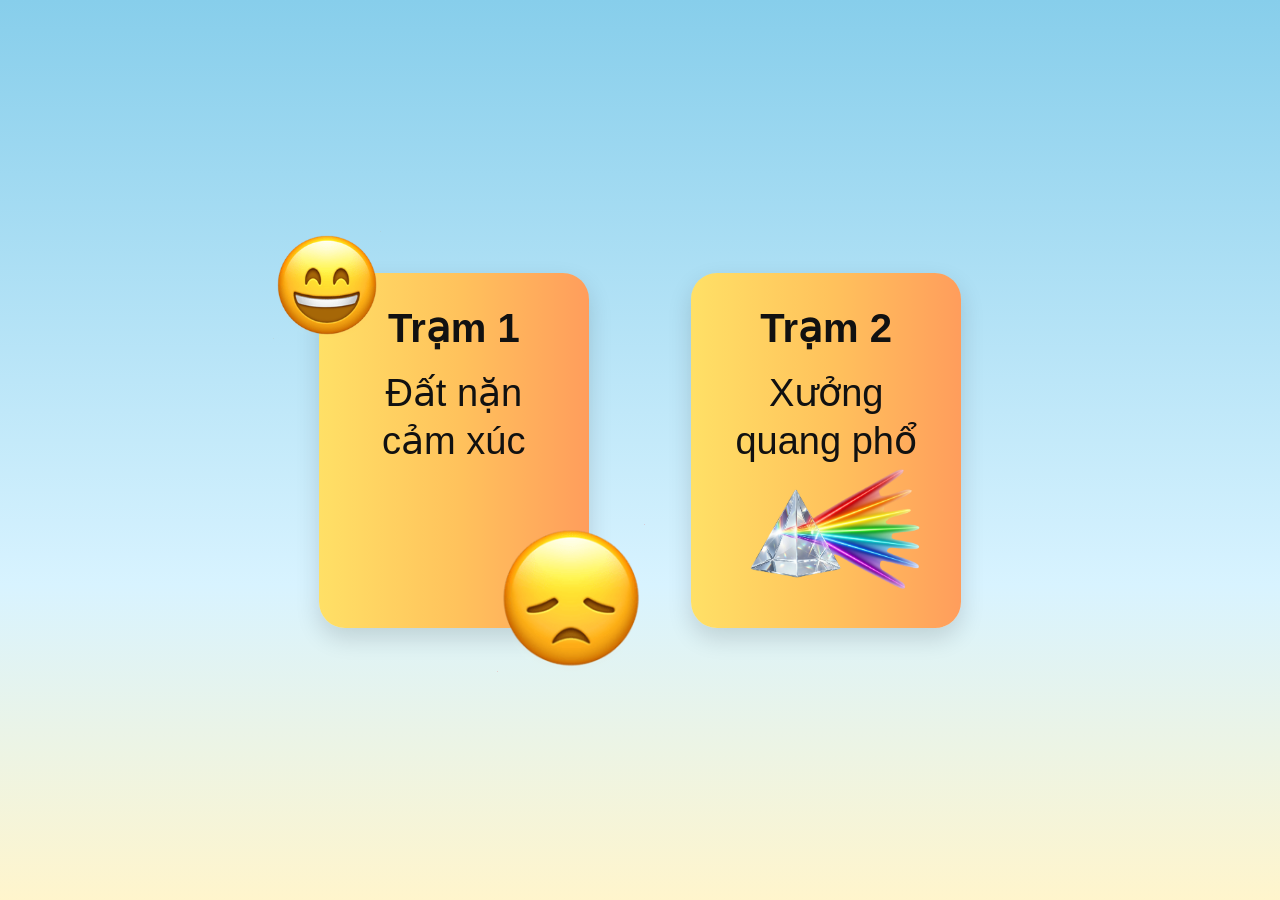
<file: station.html>
<!DOCTYPE html>
<html lang="vi">
<head>
  <meta charset="UTF-8" />
  <meta name="viewport" content="width=device-width, initial-scale=1.0" />
  <title>Trạm trải nghiệm – Chạm vào khoa học</title>
  <link rel="stylesheet" href="style.css" />
  <meta name="color-scheme" content="only light">
</head>
<body>
  <main class="home-stage station-stage" id="stationStage">
    <div class="decor-layer" id="decorLayer"></div>

    <div class="station-grid" id="stationGrid">
      <button
        type="button"
        class="station-tile is-hidden"
        id="station1Btn"
        data-target="tram-1.html"
        aria-label="Trạm 1: Đất nặn cảm xúc"
      >
        <img
          src="assets/ui/decor/emoji-happy.png"
          alt=""
          class="station-sticker sticker-happy"
        />
        <span class="station-title">Trạm 1</span>
        <span class="station-desc">Đất nặn<br />cảm xúc</span>
        <img
          src="assets/ui/decor/emoji-sad.png"
          alt=""
          class="station-sticker sticker-sad"
        />
      </button>

      <button
        type="button"
        class="station-tile is-hidden"
        id="station2Btn"
        data-target="tram-2.html"
        aria-label="Trạm 2: Xưởng quang phổ"
      >
        <span class="station-title">Trạm 2</span>
        <span class="station-desc">Xưởng<br />quang phổ</span>
        <img
          src="assets/ui/decor/prism-spectrum.png"
          alt=""
          class="station-sticker sticker-prism"
        />
      </button>
    </div>
  </main>

 <div class="cloud-transition" id="cloudTransition" aria-hidden="true">
  <img src="assets/ui/decor/clouds/Cloud-1.png" alt="" class="cloud-piece cloud-1" />
  <img src="assets/ui/decor/clouds/Cloud-1.png" alt="" class="cloud-piece cloud-2" />
  <img src="assets/ui/decor/clouds/Cloud-1.png" alt="" class="cloud-piece cloud-3" />
  <img src="assets/ui/decor/clouds/Cloud-1.png" alt="" class="cloud-piece cloud-4" />
  <img src="assets/ui/decor/clouds/Cloud-1.png" alt="" class="cloud-piece cloud-5" />
  <img src="assets/ui/decor/clouds/Cloud-1.png" alt="" class="cloud-piece cloud-6" />
  <img src="assets/ui/decor/clouds/Cloud-1.png" alt="" class="cloud-piece cloud-7" />
  <img src="assets/ui/decor/clouds/Cloud-1.png" alt="" class="cloud-piece cloud-8" />
  <img src="assets/ui/decor/clouds/Cloud-1.png" alt="" class="cloud-piece cloud-9" />
  <img src="assets/ui/decor/clouds/Cloud-1.png" alt="" class="cloud-piece cloud-10" />
  <img src="assets/ui/decor/clouds/Cloud-1.png" alt="" class="cloud-piece cloud-11" />
</div>

  <script src="effects.js"></script>
  <script src="main.js"></script>
</body>
</html>
</file>
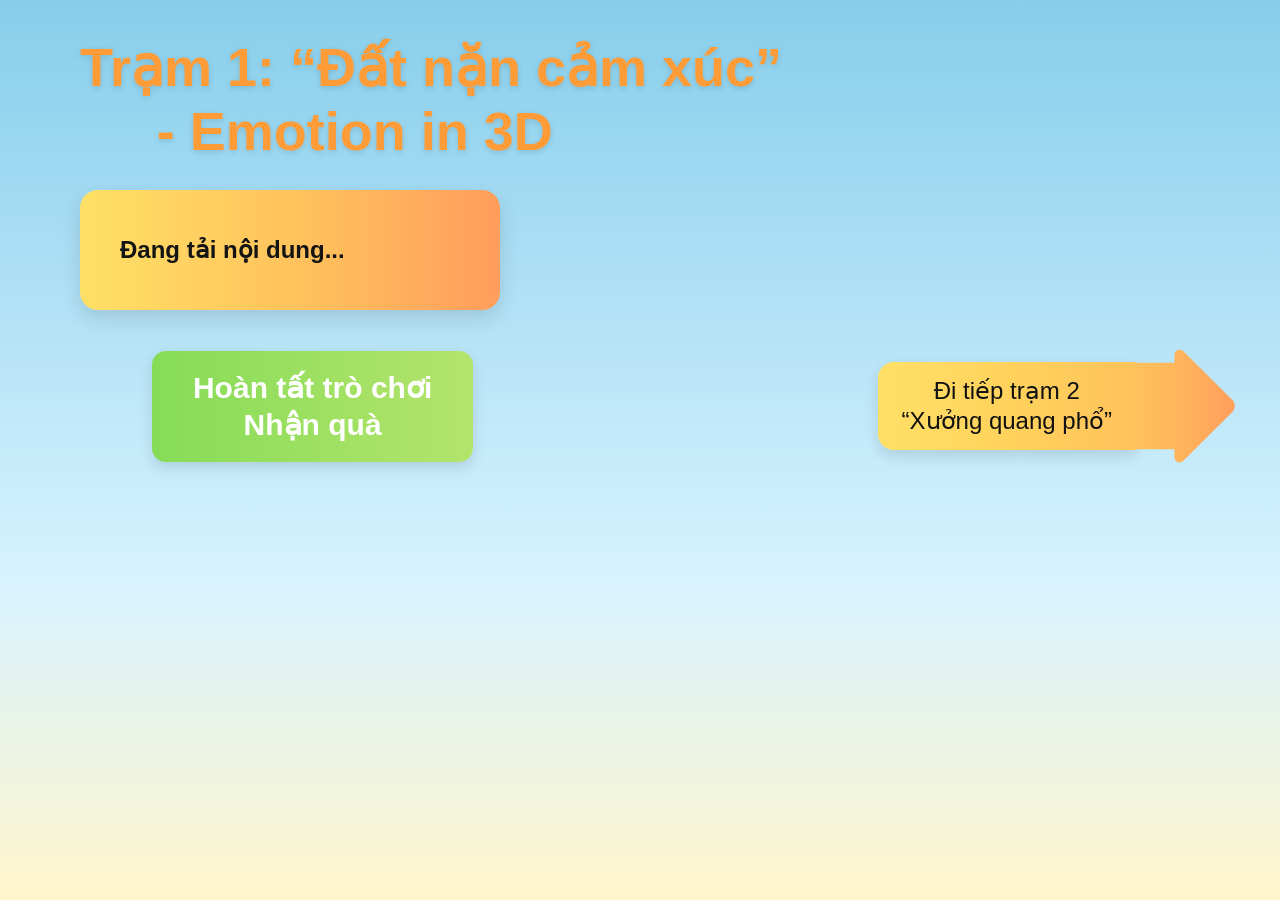
<file: tram-1.html>
<!DOCTYPE html>
<html lang="vi">
<head>
  <meta charset="UTF-8" />
  <meta name="viewport" content="width=device-width, initial-scale=1.0" />
  <title>Trạm 1: “Đất nặn cảm xúc” - Emotion in 3D</title>
  <link rel="stylesheet" href="style.css" />
  <meta name="color-scheme" content="only light">
</head>
<body data-station="tram1">
  <main class="home-stage detail-stage" id="detailStage">
    <div class="decor-layer" id="decorLayer"></div>

    <div class="detail-container">
      <h1 class="detail-heading">
        Trạm 1: “Đất nặn cảm xúc”<br />
        <span class="detail-heading-sub">- Emotion in 3D</span>
      </h1>

      <div class="sheet-box" id="sheetContentBox">
        <div class="sheet-box-text" id="sheetContentText">Đang tải nội dung...</div>
      </div>

      <div class="detail-controls">
        <button type="button" class="complete-btn" id="completeGameBtn">
          Hoàn tất trò chơi<br />Nhận quà
        </button>

        <button type="button" class="arrow-nav arrow-right" id="nextStationBtn" data-target="tram-2.html">
  <span class="arrow-label">
    Đi tiếp trạm 2<br />“Xưởng quang phổ”
  </span>
  <svg class="arrow-shape arrow-shape-right" viewBox="0 0 110 120" fill="none" aria-hidden="true">
    <defs>
      <linearGradient id="arrowGradRight" gradientUnits="userSpaceOnUse" x1="0" y1="60" x2="110" y2="60">
        <stop offset="0%" stop-color="#ffc25c" />
        <stop offset="55%" stop-color="#ffb05c" />
        <stop offset="100%" stop-color="#ff9d5c" />
      </linearGradient>
    </defs>
    <path
      d="M0 14 L42 14 L42 6 C42 1 47 -2 51 1 L104 54 C107 57 107 63 104 66 L51 119 C47 122 42 119 42 114 L42 106 L0 106 Z"
      fill="url(#arrowGradRight)"
    />
  </svg>
</button>
      </div>
    </div>

    <div class="result-modal" id="resultModal" aria-hidden="true">
      <div class="result-modal-backdrop" id="resultModalBackdrop"></div>
      <div class="result-box" role="dialog" aria-modal="true">
        <div class="tick-row" id="tickRow"></div>
        <p class="result-message">Hoàn tất trò chơi - Đưa<br />cho người đứng quầy</p>
        <button type="button" class="result-close-btn" id="closeResultBtn">Đóng</button>
      </div>
    </div>
  </main>

 <div class="cloud-transition" id="cloudTransition" aria-hidden="true">
  <img src="assets/ui/decor/clouds/Cloud-1.png" alt="" class="cloud-piece cloud-1" />
  <img src="assets/ui/decor/clouds/Cloud-1.png" alt="" class="cloud-piece cloud-2" />
  <img src="assets/ui/decor/clouds/Cloud-1.png" alt="" class="cloud-piece cloud-3" />
  <img src="assets/ui/decor/clouds/Cloud-1.png" alt="" class="cloud-piece cloud-4" />
  <img src="assets/ui/decor/clouds/Cloud-1.png" alt="" class="cloud-piece cloud-5" />
  <img src="assets/ui/decor/clouds/Cloud-1.png" alt="" class="cloud-piece cloud-6" />
  <img src="assets/ui/decor/clouds/Cloud-1.png" alt="" class="cloud-piece cloud-7" />
  <img src="assets/ui/decor/clouds/Cloud-1.png" alt="" class="cloud-piece cloud-8" />
  <img src="assets/ui/decor/clouds/Cloud-1.png" alt="" class="cloud-piece cloud-9" />
  <img src="assets/ui/decor/clouds/Cloud-1.png" alt="" class="cloud-piece cloud-10" />
  <img src="assets/ui/decor/clouds/Cloud-1.png" alt="" class="cloud-piece cloud-11" />
</div>

  <script src="effects.js"></script>
  <script src="main.js"></script>
</body>
</html>
</file>
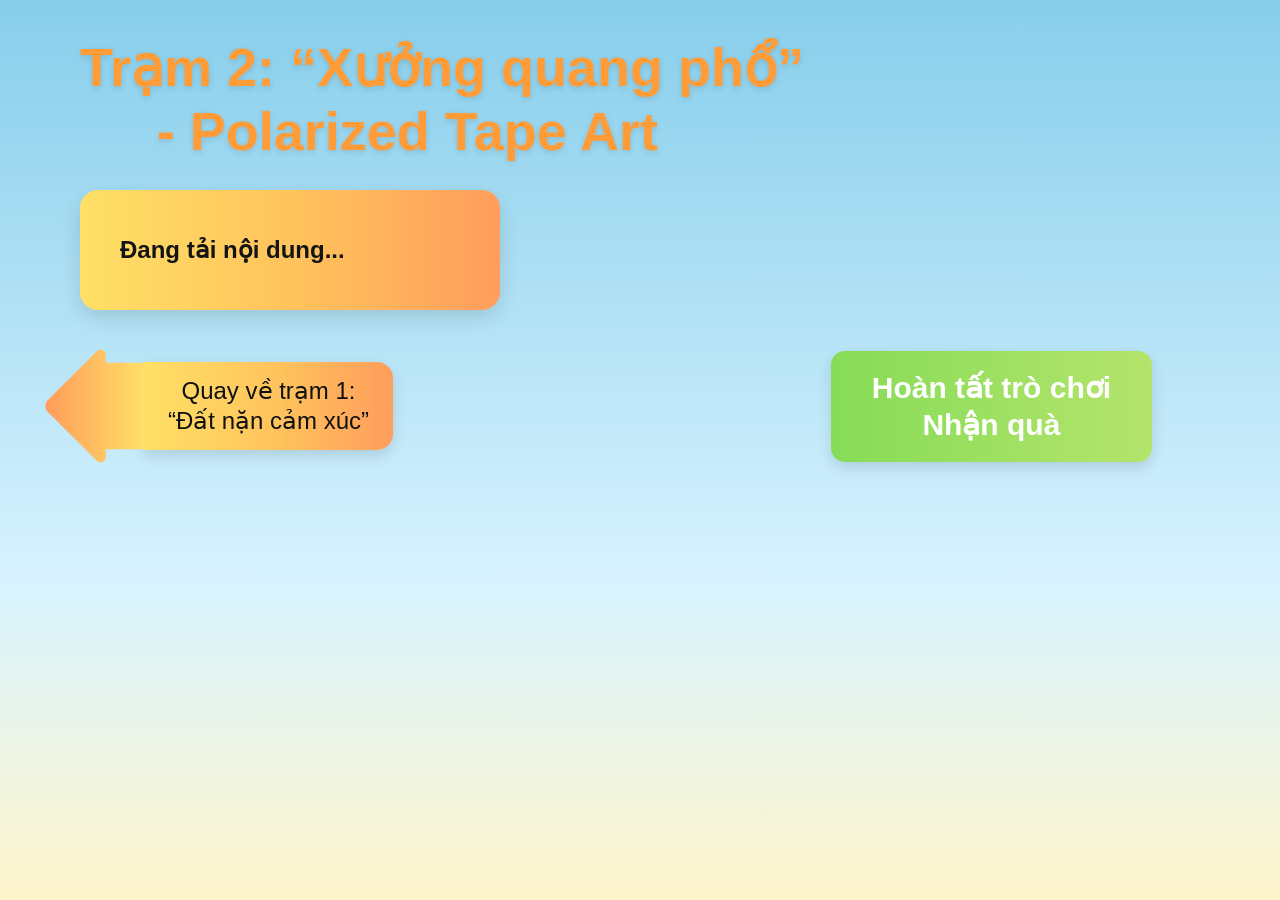
<file: tram-2.html>
<!DOCTYPE html>
<html lang="vi">
<head>
  <meta charset="UTF-8" />
  <meta name="viewport" content="width=device-width, initial-scale=1.0" />
  <title>Trạm 2: “Xưởng quang phổ” - Polarized Tape Art</title>
  <link rel="stylesheet" href="style.css" />
  <meta name="color-scheme" content="only light">
</head>
<body data-station="tram2">
  <main class="home-stage detail-stage" id="detailStage">
    <div class="decor-layer" id="decorLayer"></div>

    <div class="detail-container">
      <h1 class="detail-heading">
        Trạm 2: “Xưởng quang phổ”<br />
        <span class="detail-heading-sub">- Polarized Tape Art</span>
      </h1>

      <div class="sheet-box" id="sheetContentBox">
        <div class="sheet-box-text" id="sheetContentText">Đang tải nội dung...</div>
      </div>

      <div class="detail-controls detail-controls-reverse">
        <button type="button" class="arrow-nav arrow-left" id="prevStationBtn" data-target="tram-1.html">
          <svg class="arrow-shape arrow-shape-left" viewBox="0 0 110 120" fill="none" aria-hidden="true">
            <defs>
              <linearGradient id="arrowGradLeft" x1="100%" y1="0%" x2="0%" y2="0%">
                <stop offset="0%" stop-color="#ffe066" />
                <stop offset="100%" stop-color="#ff9d5c" />
              </linearGradient>
            </defs>
            <path
              d="M110 14 L68 14 L68 6 C68 1 63 -2 59 1 L6 54 C3 57 3 63 6 66 L59 119 C63 122 68 119 68 114 L68 106 L110 106 Z"
              fill="url(#arrowGradLeft)"
            />
          </svg>
          <span class="arrow-label">
            Quay về trạm 1:<br />“Đất nặn cảm xúc”
          </span>
        </button>

        <button type="button" class="complete-btn" id="completeGameBtn">
          Hoàn tất trò chơi<br />Nhận quà
        </button>
      </div>
    </div>

    <div class="result-modal" id="resultModal" aria-hidden="true">
      <div class="result-modal-backdrop" id="resultModalBackdrop"></div>
      <div class="result-box" role="dialog" aria-modal="true">
        <div class="tick-row" id="tickRow"></div>
        <p class="result-message">Hoàn tất trò chơi - Đưa<br />cho người đứng quầy</p>
        <button type="button" class="result-close-btn" id="closeResultBtn">Đóng</button>
      </div>
    </div>
  </main>

 <div class="cloud-transition" id="cloudTransition" aria-hidden="true">
  <img src="assets/ui/decor/clouds/Cloud-1.png" alt="" class="cloud-piece cloud-1" />
  <img src="assets/ui/decor/clouds/Cloud-1.png" alt="" class="cloud-piece cloud-2" />
  <img src="assets/ui/decor/clouds/Cloud-1.png" alt="" class="cloud-piece cloud-3" />
  <img src="assets/ui/decor/clouds/Cloud-1.png" alt="" class="cloud-piece cloud-4" />
  <img src="assets/ui/decor/clouds/Cloud-1.png" alt="" class="cloud-piece cloud-5" />
  <img src="assets/ui/decor/clouds/Cloud-1.png" alt="" class="cloud-piece cloud-6" />
  <img src="assets/ui/decor/clouds/Cloud-1.png" alt="" class="cloud-piece cloud-7" />
  <img src="assets/ui/decor/clouds/Cloud-1.png" alt="" class="cloud-piece cloud-8" />
  <img src="assets/ui/decor/clouds/Cloud-1.png" alt="" class="cloud-piece cloud-9" />
  <img src="assets/ui/decor/clouds/Cloud-1.png" alt="" class="cloud-piece cloud-10" />
  <img src="assets/ui/decor/clouds/Cloud-1.png" alt="" class="cloud-piece cloud-11" />
</div>

  <script src="effects.js"></script>
  <script src="main.js"></script>
</body>
</html>
</file>
<file: style.css>
* {
  box-sizing: border-box;
  margin: 0;
  padding: 0;
}

:root {
  color-scheme: only light;
}

html,
body {
  width: 100%;
  height: 100%;
  overflow: hidden;
  font-family: "Segoe UI", Roboto, Arial, sans-serif;
}

/* Luôn có nền dự phòng đẹp trước khi gán ảnh nền tải lên */
.home-stage {
  position: relative;
  width: 100%;
  height: 100%;
  background-color: #7ec8e3;
  background-image: var(--bg-image, linear-gradient(180deg, #87ceeb 0%, #d8f3ff 65%, #fff5cc 100%));
  background-size: cover;
  background-position: center;
  background-repeat: no-repeat;
  display: flex;
  align-items: center;
  justify-content: center;
}

/* Lớp chứa các ảnh trang trí tự do ở bất kỳ vị trí nào */
.decor-layer {
  position: fixed;
  inset: 0;
  pointer-events: none;
  z-index: 5;
}

.decor-item {
  position: absolute;
  left: var(--x, 50%);
  top: var(--y, 50%);
  width: var(--w, auto);
  height: var(--h, auto);
  transform: translate(-50%, -50%) rotate(var(--rot, 0deg)) scale(var(--scale, 1));
  user-select: none;
}

/* Khối nội dung chính (tiêu đề + nút) */
.hero-content {
  position: relative;
  z-index: 10;
  width: 100%;
  max-width: 1120px;
  padding: 0 clamp(14px, 4vw, 36px);
  display: flex;
  flex-direction: column;
  align-items: center;
  justify-content: center;
  gap: clamp(18px, 3.5vh, 34px);
}

/* Tiêu đề cong nhẹ theo vòng cung */
.curved-title {
  width: 100%;
  max-width: 1080px;
  height: auto;
  overflow: visible;
}

.curved-title-text {
  fill: #ffe05d;
  font-size: 46px;
  font-weight: 800;
  letter-spacing: 0.3px;
  filter: drop-shadow(0 3px 6px rgba(0, 0, 0, 0.28));
}

/* Nút bấm chọn ở trang chủ */
.cta-btn {
  padding: clamp(10px, 1.8vw, 15px) clamp(22px, 4vw, 38px);
  border-radius: 999px;
  border: clamp(2px, 0.25vw, 2.5px) solid #141414;
  background: linear-gradient(90deg, #ffe066 0%, #ffc25c 52%, #ff9d5c 100%);
  color: #ffffff;
  font-size: clamp(15px, 2.2vw, 24px);
  font-weight: 800;
  line-height: 1.2;
  cursor: pointer;
  box-shadow: 0 6px 16px rgba(0, 0, 0, 0.18);
  transition: transform 0.2s ease, filter 0.2s ease, opacity 0.45s ease;
}

.cta-btn:hover {
  transform: translateY(-2px) scale(1.02);
  filter: brightness(1.03);
}

.cta-btn:active {
  transform: translateY(1px) scale(0.99);
}

.is-hidden {
  opacity: 0;
  pointer-events: none;
  transform: translateY(14px);
}

.is-visible {
  opacity: 1;
  pointer-events: auto;
  transform: translateY(0);
}

/* =========================================================
   HIỆU ỨNG ĐÁM MÂY CHUYỂN TRANG (11 MẢNG MÂY CHE KÍN MÀN HÌNH)
   ========================================================= */
.cloud-transition {
  position: fixed;
  inset: 0;
  z-index: 9999;
  pointer-events: none;
  overflow: hidden;
}

.cloud-piece {
  position: absolute;
  width: 82vw;
  min-width: 580px;
  max-width: none;
  height: auto;
  will-change: transform;
  transform: translateX(0) scale(1);
}

/* Mảng bên trái (nâng cao hơn để phủ hết phần chữ phía trên) */
.cloud-9 {
  top: -38vh;
  left: -86vw;
}

.cloud-11 {
  top: -36vh;
  left: -84vw;
}

.cloud-7 {
  top: -26vh;
  left: -84vw;
}

.cloud-1 {
  top: -12vh;
  left: -82vw;
}

.cloud-3 {
  top: 22vh;
  left: -84vw;
}

.cloud-5 {
  top: 56vh;
  left: -82vw;
}

/* Mảng bên phải (nâng cao hơn để phủ hết phần chữ phía trên) */
.cloud-10 {
  top: -38vh;
  right: -86vw;
}

.cloud-8 {
  top: -24vh;
  right: -84vw;
}

.cloud-2 {
  top: -4vh;
  right: -82vw;
}

.cloud-4 {
  top: 32vh;
  right: -84vw;
}

.cloud-6 {
  bottom: -12vh;
  right: -82vw;
}

/* Đóng: chạy vào phủ kín toàn màn hình và giữ nguyên */
.cloud-transition.is-closing .cloud-9 {
  animation: cloudCloseLeftPeak 0.83s cubic-bezier(0.22, 0.85, 0.36, 1) forwards;
}

.cloud-transition.is-closing .cloud-11 {
  animation: cloudCloseLeftCenterTop 0.84s cubic-bezier(0.22, 0.85, 0.36, 1) 0.015s forwards;
}

.cloud-transition.is-closing .cloud-7 {
  animation: cloudCloseLeftTop 0.84s cubic-bezier(0.22, 0.85, 0.36, 1) 0.02s forwards;
}

.cloud-transition.is-closing .cloud-1 {
  animation: cloudCloseLeftA 0.85s cubic-bezier(0.22, 0.85, 0.36, 1) 0.04s forwards;
}

.cloud-transition.is-closing .cloud-3 {
  animation: cloudCloseLeftB 0.88s cubic-bezier(0.22, 0.85, 0.36, 1) 0.07s forwards;
}

.cloud-transition.is-closing .cloud-5 {
  animation: cloudCloseLeftA 0.9s cubic-bezier(0.22, 0.85, 0.36, 1) 0.1s forwards;
}

.cloud-transition.is-closing .cloud-10 {
  animation: cloudCloseRightPeak 0.83s cubic-bezier(0.22, 0.85, 0.36, 1) 0.01s forwards;
}

.cloud-transition.is-closing .cloud-8 {
  animation: cloudCloseRightTop 0.85s cubic-bezier(0.22, 0.85, 0.36, 1) 0.03s forwards;
}

.cloud-transition.is-closing .cloud-2 {
  animation: cloudCloseRightA 0.86s cubic-bezier(0.22, 0.85, 0.36, 1) 0.06s forwards;
}

.cloud-transition.is-closing .cloud-4 {
  animation: cloudCloseRightB 0.89s cubic-bezier(0.22, 0.85, 0.36, 1) 0.09s forwards;
}

.cloud-transition.is-closing .cloud-6 {
  animation: cloudCloseRightA 0.92s cubic-bezier(0.22, 0.85, 0.36, 1) 0.12s forwards;
}

/* Trạng thái đứng yên khi đã che kín (dùng lúc vừa sang trang mới) */
.cloud-transition.is-covered .cloud-9,
.cloud-transition.is-covered .cloud-7 {
  animation: none;
  transform: translateX(90vw) scale(1.52);
}

.cloud-transition.is-covered .cloud-11 {
  animation: none;
  transform: translateX(98vw) scale(1.62);
}

.cloud-transition.is-covered .cloud-1,
.cloud-transition.is-covered .cloud-5 {
  animation: none;
  transform: translateX(88vw) scale(1.38);
}

.cloud-transition.is-covered .cloud-3 {
  animation: none;
  transform: translateX(90vw) scale(1.36);
}

.cloud-transition.is-covered .cloud-10,
.cloud-transition.is-covered .cloud-8 {
  animation: none;
  transform: translateX(-90vw) scale(1.52);
}

.cloud-transition.is-covered .cloud-2,
.cloud-transition.is-covered .cloud-6 {
  animation: none;
  transform: translateX(-88vw) scale(1.38);
}

.cloud-transition.is-covered .cloud-4 {
  animation: none;
  transform: translateX(-90vw) scale(1.36);
}

/* Mở: bung từ trạng thái che kín về vị trí ban đầu trên trang mới */
.cloud-transition.is-opening .cloud-9 {
  animation: cloudOpenLeftPeak 0.83s cubic-bezier(0.22, 0.85, 0.36, 1) forwards;
}

.cloud-transition.is-opening .cloud-11 {
  animation: cloudOpenLeftCenterTop 0.84s cubic-bezier(0.22, 0.85, 0.36, 1) 0.015s forwards;
}

.cloud-transition.is-opening .cloud-7 {
  animation: cloudOpenLeftTop 0.84s cubic-bezier(0.22, 0.85, 0.36, 1) 0.02s forwards;
}

.cloud-transition.is-opening .cloud-1 {
  animation: cloudOpenLeftA 0.85s cubic-bezier(0.22, 0.85, 0.36, 1) 0.04s forwards;
}

.cloud-transition.is-opening .cloud-3 {
  animation: cloudOpenLeftB 0.88s cubic-bezier(0.22, 0.85, 0.36, 1) 0.07s forwards;
}

.cloud-transition.is-opening .cloud-5 {
  animation: cloudOpenLeftA 0.9s cubic-bezier(0.22, 0.85, 0.36, 1) 0.1s forwards;
}

.cloud-transition.is-opening .cloud-10 {
  animation: cloudOpenRightPeak 0.83s cubic-bezier(0.22, 0.85, 0.36, 1) 0.01s forwards;
}

.cloud-transition.is-opening .cloud-8 {
  animation: cloudOpenRightTop 0.85s cubic-bezier(0.22, 0.85, 0.36, 1) 0.03s forwards;
}

.cloud-transition.is-opening .cloud-2 {
  animation: cloudOpenRightA 0.86s cubic-bezier(0.22, 0.85, 0.36, 1) 0.06s forwards;
}

.cloud-transition.is-opening .cloud-4 {
  animation: cloudOpenRightB 0.89s cubic-bezier(0.22, 0.85, 0.36, 1) 0.09s forwards;
}

.cloud-transition.is-opening .cloud-6 {
  animation: cloudOpenRightA 0.92s cubic-bezier(0.22, 0.85, 0.36, 1) 0.12s forwards;
}

@keyframes cloudCloseLeftPeak {
  0% { transform: translateX(0) scale(1.16); }
  100% { transform: translateX(90vw) scale(1.52); }
}

@keyframes cloudCloseLeftCenterTop {
  0% { transform: translateX(0) scale(1.2); }
  100% { transform: translateX(98vw) scale(1.62); }
}

@keyframes cloudCloseLeftTop {
  0% { transform: translateX(0) scale(1.15); }
  100% { transform: translateX(90vw) scale(1.52); }
}

@keyframes cloudCloseLeftA {
  0% { transform: translateX(0) scale(1.08); }
  100% { transform: translateX(88vw) scale(1.38); }
}

@keyframes cloudCloseLeftB {
  0% { transform: translateX(0) scale(1.05); }
  100% { transform: translateX(90vw) scale(1.36); }
}

@keyframes cloudCloseRightPeak {
  0% { transform: translateX(0) scale(1.16); }
  100% { transform: translateX(-90vw) scale(1.52); }
}

@keyframes cloudCloseRightTop {
  0% { transform: translateX(0) scale(1.15); }
  100% { transform: translateX(-90vw) scale(1.52); }
}

@keyframes cloudCloseRightA {
  0% { transform: translateX(0) scale(1.08); }
  100% { transform: translateX(-88vw) scale(1.38); }
}

@keyframes cloudCloseRightB {
  0% { transform: translateX(0) scale(1.05); }
  100% { transform: translateX(-90vw) scale(1.36); }
}

@keyframes cloudOpenLeftPeak {
  0% { transform: translateX(90vw) scale(1.52); }
  100% { transform: translateX(0) scale(1); }
}

@keyframes cloudOpenLeftCenterTop {
  0% { transform: translateX(98vw) scale(1.62); }
  100% { transform: translateX(0) scale(1); }
}

@keyframes cloudOpenLeftTop {
  0% { transform: translateX(90vw) scale(1.52); }
  100% { transform: translateX(0) scale(1); }
}

@keyframes cloudOpenLeftA {
  0% { transform: translateX(88vw) scale(1.38); }
  100% { transform: translateX(0) scale(1); }
}

@keyframes cloudOpenLeftB {
  0% { transform: translateX(90vw) scale(1.36); }
  100% { transform: translateX(0) scale(1); }
}

@keyframes cloudOpenRightPeak {
  0% { transform: translateX(-90vw) scale(1.52); }
  100% { transform: translateX(0) scale(1); }
}

@keyframes cloudOpenRightTop {
  0% { transform: translateX(-90vw) scale(1.52); }
  100% { transform: translateX(0) scale(1); }
}

@keyframes cloudOpenRightA {
  0% { transform: translateX(-88vw) scale(1.38); }
  100% { transform: translateX(0) scale(1); }
}

@keyframes cloudOpenRightB {
  0% { transform: translateX(-90vw) scale(1.36); }
  100% { transform: translateX(0) scale(1); }
}

@media (min-width: 641px) and (max-width: 1100px) {
  .curved-title-text {
    font-size: 48px;
  }
}

/* =========================================================
   TRANG CHỌN TRẠM (station.html)
   ========================================================= */
.station-grid {
  position: relative;
  z-index: 10;
  width: 100%;
  max-width: 920px;
  padding: 24px clamp(16px, 4vw, 40px);
  display: flex;
  align-items: center;
  justify-content: center;
  gap: clamp(32px, 8vw, 120px);
}

.station-tile {
  position: relative;
  width: clamp(190px, 26vw, 270px);
  min-height: clamp(250px, 36vw, 355px);
  padding: clamp(22px, 3vw, 32px) clamp(14px, 2vw, 22px);
  border: none;
  border-radius: 26px;
  background: linear-gradient(90deg, #ffe066 0%, #ffc25c 52%, #ff9d5c 100%);
  color: #111111;
  display: flex;
  flex-direction: column;
  align-items: center;
  justify-content: flex-start;
  gap: clamp(14px, 2.2vh, 24px);
  cursor: pointer;
  box-shadow: 0 10px 24px rgba(0, 0, 0, 0.14);
  transition: transform 0.22s ease, filter 0.22s ease, opacity 0.45s ease;
}

.station-tile.is-visible:hover {
  transform: translateY(-6px) scale(1.02);
  filter: brightness(1.03);
}

.station-tile.is-visible:active {
  transform: translateY(1px) scale(0.99);
}

.station-title {
  width: 100%;
  text-align: center;
  font-family: "Segoe UI", Roboto, Arial, sans-serif;
  font-size: clamp(24px, 3.2vw, 40px);
  font-weight: 800;
  line-height: 1.15;
}

.station-desc {
  width: 100%;
  text-align: center;
  font-family: "Segoe UI", Roboto, Arial, sans-serif;
  font-size: clamp(22px, 3vw, 38px);
  font-weight: 500;
  line-height: 1.25;
}

/* Các ảnh trang trí đi kèm 2 thẻ trạm */
.station-sticker {
  position: absolute;
  pointer-events: none;
  user-select: none;
}

.sticker-happy {
  width: clamp(64px, 9.5vw, 108px);
  top: clamp(-42px, -5.5vw, -28px);
  left: clamp(-46px, -6.5vw, -32px);
}

.sticker-sad {
  width: clamp(86px, 13vw, 148px);
  bottom: clamp(-44px, -6vw, -28px);
  right: clamp(-56px, -7.5vw, -36px);
}

.sticker-prism {
  width: clamp(120px, 19vw, 215px);
  bottom: clamp(-14px, -2vw, -6px);
  left: 50%;
  transform: translateX(-50%);
}

@media (max-width: 640px) {
  .station-grid {
    flex-direction: column;
    gap: 54px;
  }

  .station-tile {
    width: min(72vw, 250px);
    min-height: 230px;
  }
}

/* =========================================================
   TRANG CHI TIẾT TRẠM (tram-1.html & tram-2.html)
   ========================================================= */
.detail-stage {
  align-items: flex-start;
  overflow-y: auto;
  padding: clamp(20px, 4vh, 44px) clamp(16px, 5vw, 64px);
}

.detail-container {
  position: relative;
  z-index: 10;
  width: 100%;
  max-width: 1120px;
  display: flex;
  flex-direction: column;
  gap: clamp(18px, 3vh, 28px);
}

.detail-heading {
  color: #ff9c38;
  font-size: clamp(28px, 4.4vw, 54px);
  font-weight: 800;
  line-height: 1.18;
  text-shadow: 0 2px 6px rgba(0, 0, 0, 0.12);
}

.detail-heading-sub {
  display: inline-block;
  padding-left: clamp(24px, 6vw, 92px);
}

/* Hình chữ nhật vàng-cam tự co kích cỡ theo nội dung chữ */
.sheet-box {
  width: fit-content;
  min-width: min(100%, 420px);
  max-width: 100%;
  min-height: 120px;
  padding: clamp(18px, 2.8vw, 30px) clamp(22px, 3.6vw, 40px);
  border-radius: 18px;
  background: linear-gradient(90deg, #ffe066 0%, #ffc25c 52%, #ff9d5c 100%);
  box-shadow: 0 8px 20px rgba(0, 0, 0, 0.12);
  display: flex;
  align-items: center;
}

.sheet-box-text {
  color: #141414;
  font-size: clamp(17px, 2vw, 24px);
  font-weight: 600;
  line-height: 1.45;
  white-space: pre-line;
  word-break: break-word;
}

/* Hàng nút điều khiển phía dưới */
.detail-controls {
  width: 100%;
  margin-top: clamp(6px, 1.5vh, 14px);
  display: flex;
  align-items: center;
  justify-content: space-between;
  flex-wrap: wrap;
  gap: 20px;
}

/* Nút xanh lá "Hoàn tất trò chơi / Nhận quà" */
.complete-btn {
  margin-left: clamp(0px, 6vw, 72px);
  padding: clamp(12px, 1.6vw, 18px) clamp(24px, 3.2vw, 42px);
  border: none;
  border-radius: 14px;
  background: linear-gradient(90deg, #86dc57 0%, #b4e46b 100%);
  color: #ffffff;
  font-size: clamp(18px, 2.4vw, 30px);
  font-weight: 700;
  line-height: 1.25;
  text-align: center;
  cursor: pointer;
  box-shadow: 0 6px 14px rgba(0, 0, 0, 0.12);
  opacity: 1;
  transition: transform 0.2s ease, filter 0.2s ease;
}

.detail-controls-reverse .complete-btn {
  margin-left: 0;
  margin-right: clamp(0px, 4vw, 48px);
}

.complete-btn:hover,
.arrow-nav:hover {
  transform: translateY(-3px) scale(1.02);
  filter: brightness(1.03);
}

.complete-btn:active,
.arrow-nav:active {
  transform: translateY(1px) scale(0.99);
}

/* Nút mũi tên điều hướng qua lại giữa 2 trạm */
.arrow-nav {
  position: relative;
  display: inline-flex;
  align-items: center;
  justify-content: center;
  border: none;
  background: linear-gradient(90deg, #ffe066 0%, #ffc25c 55%, #ff9d5c 100%);
  color: #111111;
  font-size: clamp(16px, 2vw, 24px);
  font-weight: 500;
  line-height: 1.25;
  text-align: center;
  cursor: pointer;
  box-shadow: 0 6px 14px rgba(0, 0, 0, 0.12);
  opacity: 1;
  transition: transform 0.2s ease, filter 0.2s ease;
}

.arrow-label {
  position: relative;
  z-index: 2;
  display: block;
}

.arrow-shape {
  position: absolute;
  top: 50%;
  transform: translateY(-50%);
  height: 128%;
  width: auto;
  pointer-events: none;
}

/* Mũi tên phải ở Trạm 1 */
.arrow-right {
  padding: 14px 24px;
  border-radius: 16px 0 0 16px;
  margin-right: clamp(44px, 5vw, 68px);
  background: linear-gradient(90deg, #ffe066 0%, #ffd25c 52%, #ffc25c 100%);
}

.arrow-shape-right {
  left: calc(100% - 1px);
}

/* Mũi tên trái ở Trạm 2 */
.arrow-left {
  padding: 14px 24px;
  border-radius: 0 16px 16px 0;
  margin-left: clamp(44px, 5vw, 68px);
}

.arrow-shape-left {
  right: calc(100% - 1px);
}

/* Box thông báo hoàn thành (1 tick hoặc 2 tick) */
.result-modal {
  position: fixed;
  inset: 0;
  z-index: 9500;
  display: none;
  align-items: center;
  justify-content: center;
  padding: 20px;
}

.result-modal.is-open {
  display: flex;
}

.result-modal-backdrop {
  position: fixed;
  inset: 0;
  background: rgba(0, 0, 0, 0.35);
}

.result-box {
  position: relative;
  z-index: 2;
  width: min(92vw, 640px);
  padding: clamp(28px, 4vw, 44px) clamp(22px, 4vw, 40px);
  border: 3px solid #141414;
  border-radius: 28px;
  background: #ffffff;
  box-shadow: 0 16px 36px rgba(0, 0, 0, 0.22);
  display: flex;
  flex-direction: column;
  align-items: center;
  gap: 22px;
  text-align: center;
}

.tick-row {
  display: flex;
  align-items: center;
  justify-content: center;
  gap: clamp(24px, 5vw, 56px);
}

.tick-badge {
  width: clamp(92px, 16vw, 150px);
  height: clamp(92px, 16vw, 150px);
  border-radius: 50%;
  background: #05b300;
  display: flex;
  align-items: center;
  justify-content: center;
  box-shadow: 0 6px 14px rgba(5, 179, 0, 0.25);
}

.tick-badge svg {
  width: 62%;
  height: 62%;
}

.result-message {
  color: #000000;
  font-size: clamp(22px, 3.6vw, 40px);
  font-weight: 800;
  line-height: 1.25;
}

.result-close-btn {
  padding: 10px 28px;
  border: 2px solid #141414;
  border-radius: 999px;
  background: #ffe066;
  color: #141414;
  font-size: 17px;
  font-weight: 700;
  cursor: pointer;
}

@media (max-width: 720px) {
  .detail-controls,
  .detail-controls-reverse {
    flex-direction: column;
    align-items: stretch;
  }

  .complete-btn,
  .detail-controls-reverse .complete-btn {
    margin: 0;
    width: 100%;
  }

  .arrow-right,
  .arrow-left {
    margin: 0 auto;
    border-radius: 16px;
  }

  .arrow-shape {
    display: none;
  }
}

@media (prefers-color-scheme: dark) {
  body {
    background-color: #ffffff;
    color: #111111;
  }
}

/* =========================================================
   TỐI ƯU MÂY CHUYỂN TRANG CHO MÀN HÌNH ĐIỆN THOẠI (<= 768px)
   ========================================================= */
@media (max-width: 768px) {
  .cloud-transition {
    opacity: 0;
    visibility: hidden;
  }

  .cloud-transition.is-closing,
  .cloud-transition.is-covered,
  .cloud-transition.is-opening {
    opacity: 1;
    visibility: visible;
  }

  .cloud-piece {
    width: auto;
    min-width: 0;
    max-width: none;
    height: 46vh;
  }

  /* Đẩy mây ra hẳn ngoài 2 mép màn hình dọc khi đứng yên */
  .cloud-9,
  .cloud-11,
  .cloud-7,
  .cloud-1,
  .cloud-3,
  .cloud-5 {
    left: -190vw;
  }

  .cloud-10,
  .cloud-8,
  .cloud-2,
  .cloud-4,
  .cloud-6 {
    right: -190vw;
  }

  /* Chia 3 tầng trên - giữa - dưới để phủ kín màn hình dọc */
  .cloud-9,
  .cloud-10,
  .cloud-11 {
    top: -10vh;
    height: 50vh;
  }

  .cloud-1,
  .cloud-2,
  .cloud-3,
  .cloud-4 {
    top: 24vh;
  }

  .cloud-5,
  .cloud-6,
  .cloud-7,
  .cloud-8 {
    top: 56vh;
  }

  /* Đóng mây trên điện thoại */
  .cloud-transition.is-closing .cloud-9,
  .cloud-transition.is-closing .cloud-11,
  .cloud-transition.is-closing .cloud-7,
  .cloud-transition.is-closing .cloud-1,
  .cloud-transition.is-closing .cloud-3,
  .cloud-transition.is-closing .cloud-5 {
    animation: mobileCloudCloseLeft 0.85s cubic-bezier(0.22, 0.85, 0.36, 1) forwards;
  }

  .cloud-transition.is-closing .cloud-10,
  .cloud-transition.is-closing .cloud-8,
  .cloud-transition.is-closing .cloud-2,
  .cloud-transition.is-closing .cloud-4,
  .cloud-transition.is-closing .cloud-6 {
    animation: mobileCloudCloseRight 0.85s cubic-bezier(0.22, 0.85, 0.36, 1) forwards;
  }

  /* Trạng thái đã phủ kín trên điện thoại */
  .cloud-transition.is-covered .cloud-9,
  .cloud-transition.is-covered .cloud-11,
  .cloud-transition.is-covered .cloud-7,
  .cloud-transition.is-covered .cloud-1,
  .cloud-transition.is-covered .cloud-3,
  .cloud-transition.is-covered .cloud-5 {
    animation: none;
    transform: translateX(190vw) scale(1.45);
  }

  .cloud-transition.is-covered .cloud-10,
  .cloud-transition.is-covered .cloud-8,
  .cloud-transition.is-covered .cloud-2,
  .cloud-transition.is-covered .cloud-4,
  .cloud-transition.is-covered .cloud-6 {
    animation: none;
    transform: translateX(-190vw) scale(1.45);
  }

  /* Mở mây trên điện thoại: đẩy lùi ra ngoài biên và làm mờ dần */
  .cloud-transition.is-opening .cloud-9,
  .cloud-transition.is-opening .cloud-11,
  .cloud-transition.is-opening .cloud-7,
  .cloud-transition.is-opening .cloud-1,
  .cloud-transition.is-opening .cloud-3,
  .cloud-transition.is-opening .cloud-5 {
    animation: mobileCloudOpenLeft 0.85s cubic-bezier(0.22, 0.85, 0.36, 1) forwards;
  }

  .cloud-transition.is-opening .cloud-10,
  .cloud-transition.is-opening .cloud-8,
  .cloud-transition.is-opening .cloud-2,
  .cloud-transition.is-opening .cloud-4,
  .cloud-transition.is-opening .cloud-6 {
    animation: mobileCloudOpenRight 0.85s cubic-bezier(0.22, 0.85, 0.36, 1) forwards;
  }
}

@keyframes mobileCloudCloseLeft {
  0% { transform: translateX(0) scale(1.1); }
  100% { transform: translateX(190vw) scale(1.45); }
}

@keyframes mobileCloudCloseRight {
  0% { transform: translateX(0) scale(1.1); }
  100% { transform: translateX(-190vw) scale(1.45); }
}

@keyframes mobileCloudOpenLeft {
  0% {
    transform: translateX(190vw) scale(1.45);
    opacity: 1;
  }
  75% {
    opacity: 1;
  }
  100% {
    transform: translateX(-20vw) scale(0.8);
    opacity: 0;
  }
}

@keyframes mobileCloudOpenRight {
  0% {
    transform: translateX(-190vw) scale(1.45);
    opacity: 1;
  }
  75% {
    opacity: 1;
  }
  100% {
    transform: translateX(20vw) scale(0.8);
    opacity: 0;
  }
}
</file>
